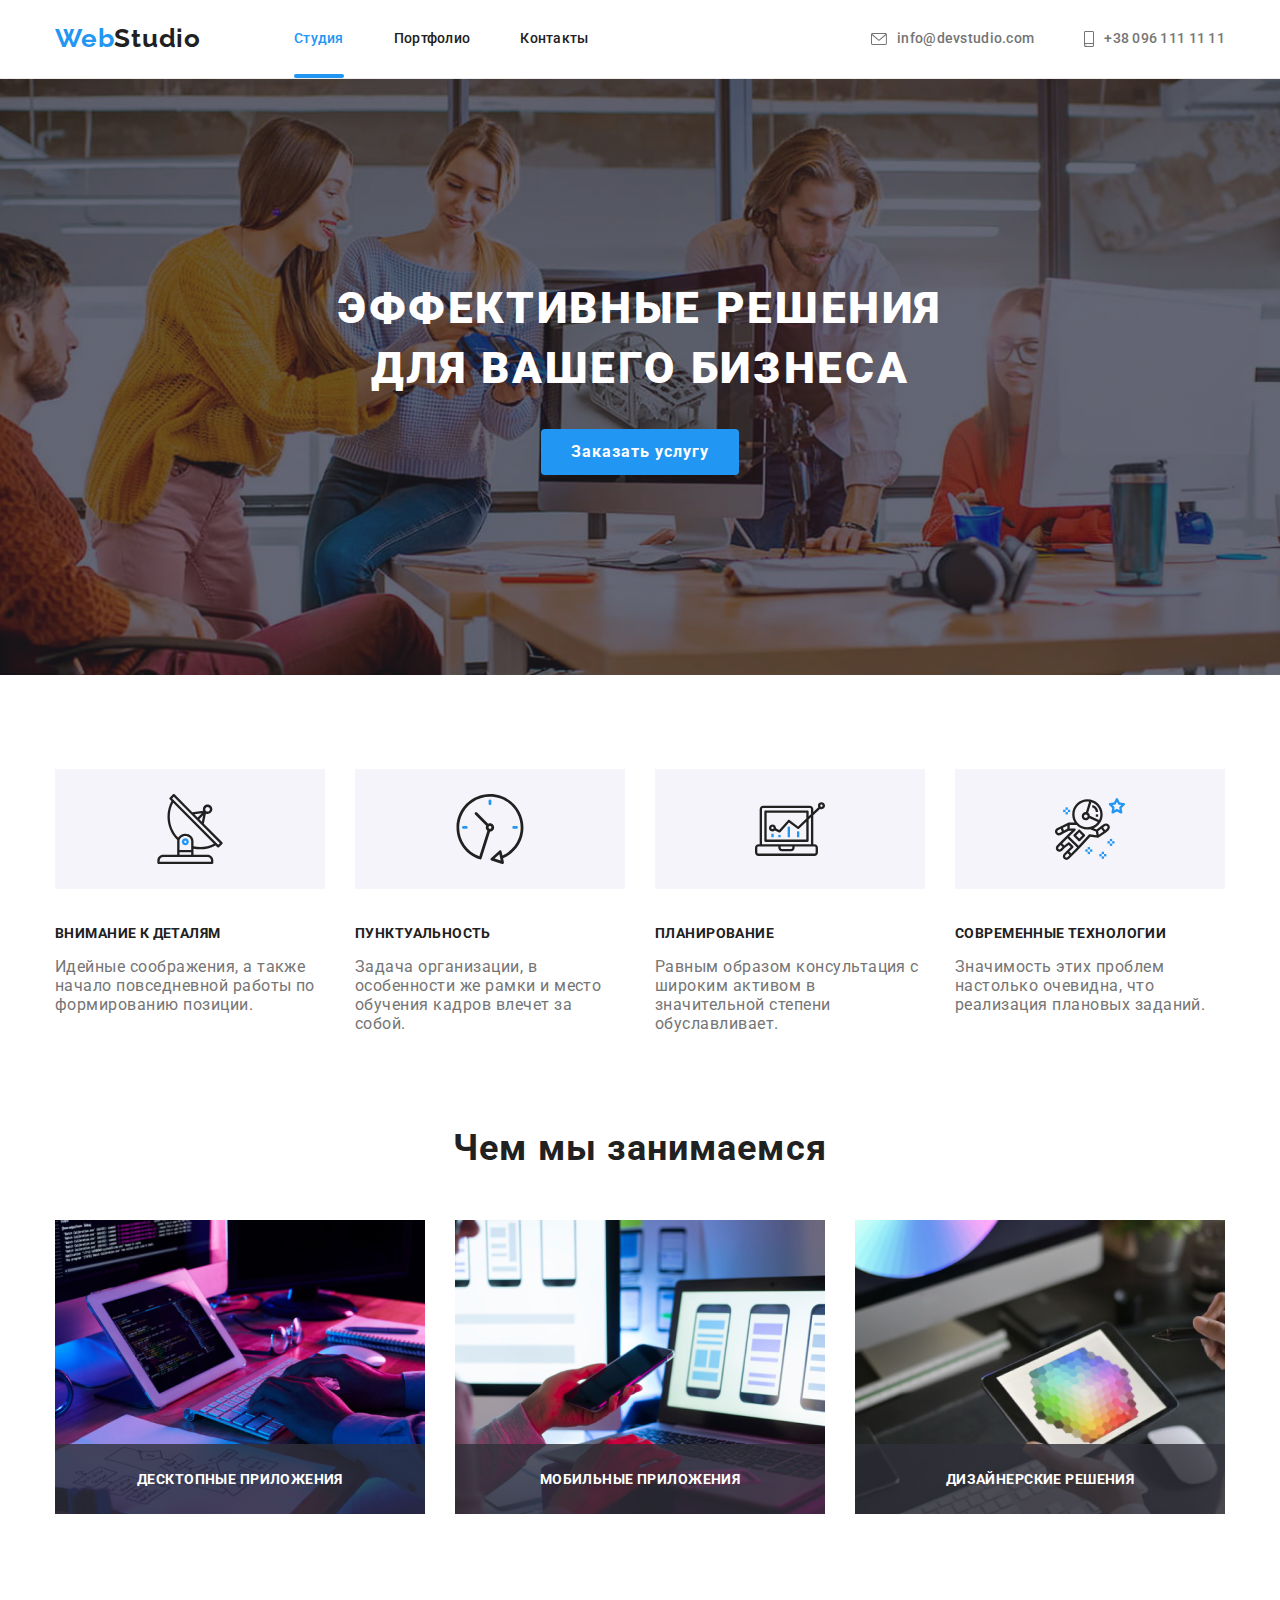
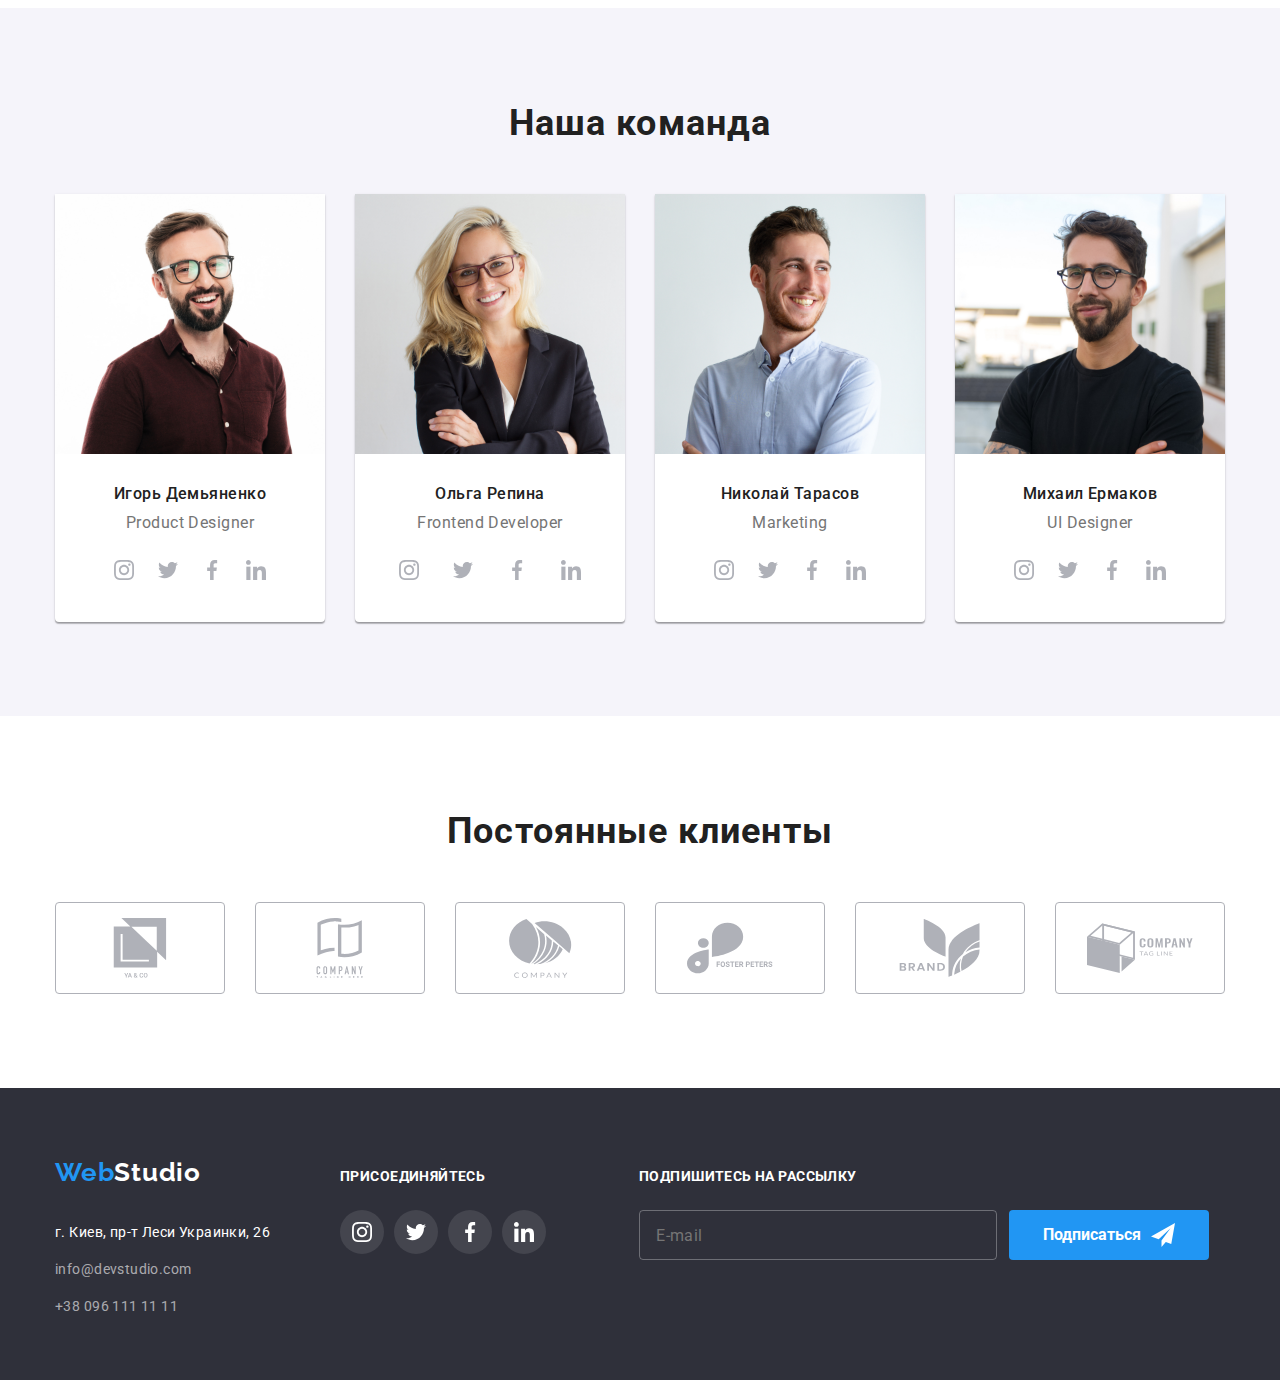
<file: index.html>
<!DOCTYPE html>
<html lang="ru">
<head>
<meta charset="UTF-8">
<meta http-equiv="X-UA-Compatible" content="IE=edge">
<meta name="viewport" content="width=device-width, initial-scale=1.0">
<title>Document</title>

<!-- Основные шрифты -->
<link rel="preconnect" href="https://fonts.googleapis.com">
<link rel="preconnect" href="https://fonts.gstatic.com" crossorigin>
<link href="https://fonts.googleapis.com/css2?family=Raleway:wght@700&family=Roboto:wght@400;500;700;900&display=swap"
rel="stylesheet">

<!-- Нормалзация стилей -->
<link rel="stylesheet" href="https://cdn.jsdelivr.net/npm/modern-normalize@1.1.0/modern-normalize.min.css" />

<!-- Стили -->
<link rel="stylesheet" href="css/main.min.css">

</head>




<body>
    <!--Шапка сайта-->
    <header class="header">
        <div class="container header__container">
        <nav class="nav">

            <a class="header__link logo link " href="/" >Web<span class="logo--primery">Studio</span>
            </a>

            <ul class="nav__list list">
                <li class="nav__item">
                    <a class="nav__link link current" href="">Студия</a>
                </li>

                <li class="nav__item">
                    <a class="nav__link link" href="./portfolio.html">Портфолио</a>
                </li>
                <li class="nav__item">
                    <a class="nav__link link" href="">Контакты</a>
                </li>
            </ul>
        </nav>

            <ul class="contact-list list">
                <li class="contact-list__item">
                    <a class="contact-list--mail link" href="milto:info@devstudio.com">
                        <svg class="contact-list__icon" width="16" height="12">
                            <use href="./images/icons.svg#icon-envelope">
                            </use>
                        </svg>info@devstudio.com
                    </a>
                </li>
                <li class="contact-list__item">
                    <a class="contact-list--phone link" href="tel:+380961111111">
                       <svg class="contact-list__icon" width="10" height="16">
                           <use href="./images/icons.svg#icon-smartphone"></use>
                       </svg> +38 096 111 11 11</a>
                </li>
            </ul>
        </div>
    </header>

    <main>
    <!--Герой-->
        <section class="hero">
            <div class="container">
            <h1 class="hero__title">Эффективные решения для вашего бизнеса</h1>
            <button class="hero__btn" type="button" data-modal-open>Заказать услугу</button>
            </div>
        </section>

     <!--Особенности-->
        <section class="feature section">
            <div class="container">
            <!-- <h2 class="title">Наши особенности</h2> -->
            <ul class="feature__list list">
                <li class="feature__item">
                    <div class="feature__wrapper" >
                        <svg class="feature__icon" width="70" height="70">
                            <use href="./images/icons.svg#icon-antenna"></use>
                        </svg>
                    </div>
                    <h3 class="subtitle">Внимание к деталям</h3>
                    <p class="feature__text text">Идейные соображения, а также начало повседневной работы по формированию позиции.</p>
                </li>
                <li class="feature__item">
                    <div class="feature__wrapper">
                        <svg class="feature__icon" width="70" height="70">
                            <use href="./images/icons.svg#icon-clock"></use>
                        </svg>
                    </div>
                    
                    <h3 class="subtitle">Пунктуальность</h3>
                    <p class="feature__text text">Задача организации, в особенности же рамки и место обучения кадров влечет за собой.</p>
                </li>
                <li class="feature__item">
                    <div class="feature__wrapper">
                        <svg class="feature__icon" width="70" height="70">
                            <use href="./images/icons.svg#icon-diagram"></use>
                        </svg>
                    </div>
                    <h3 class="subtitle">Планирование</h3>
                    <p class="feature__text text">Равным образом консультация с широким активом в значительной степени обуславливает.</p>
                </li>
                <li class="feature__item">
                    <div class="feature__wrapper">
                        <svg class="feature__icon" width="70" height="70">
                            <use href="./images/icons.svg#icon-astronaut"></use>
                        </svg>
                    </div>
                    <h3 class="subtitle">Современные технологии</h3>
                    <p class="feature__text text">Значимость этих проблем настолько очевидна, что реализация плановых заданий.</p>
                </li>
            </ul>
            </div>
        </section>

    <!--Чем занимаемся-->
        <section class="about section">
            <div class="container">
            <h2 class="about__title title">Чем мы занимаемся</h2>
            <ul class="about__list list">
                <li class="about__item">
                     
                    <img src="./images/box1.jpg" alt="фото-пишем код" width="370">
                    <div class="about__wrapper">
                        <h3 class="about__subtitle subtitle">Десктопные приложения</h3>
                    </div>
                </li>
                <li class="about__item">
                     
                    <img src="./images/box2.jpg" alt="фото-разрабатываем приложения" width="370">
                    <div class="about__wrapper">
                        <h3 class="about__subtitle subtitle">Мобильные приложения</h3>
                    </div>
                </li>
                <li class="about__item">
                     
                    <img src="./images/box3.jpg" alt="фото-рисуем дизайн" width="370">
                    <div class="about__wrapper">
                        <h3 class="about__subtitle subtitle">Дизайнерские решения</h3>
                    </div>
                </li>
            </ul>
            </div>
        </section>

    <!--Наша команда-->
        <section class="team section">
            <div class="container">
            <h2 class="team__title title">Наша команда</h2>
            <ul class="team__list list">
                <li class="team__item">
                    <img class="team__photo" src="./images/foto1.jpg" alt="фото:Игорь Демьяненко" width="270">
                    <div class="team__wrapper">
                        <h3 class="team__subtitle">Игорь Демьяненко</h3>
                        <p class="text">Product Designer</p>
                        <ul class="social-list list">
                            <li>
                                <a class="social-list__link" href="">
                                    <svg class="social-aicon" width="20" height="20">
                                        <use href="./images/icons.svg#icon-instagram-2"></use>
                                    </svg>
                                </a>
                            </li>
                            <li>
                                <a class="social-list__link" href="">
                                    <svg width="20" height="20">
                                        <use href="./images/icons.svg#icon-twitter-2"></use>
                                    </svg>
                                </a>
                            </li>
                            <li>
                                <a href="" class="social-list__link">
                                    <svg width="20" height="20">
                                        <use href="./images/icons.svg#icon-facebook-2"></use>
                                        </svg>
                                </a>
                            </li>
                            <li>
                                <a href="" class="social-list__link">
                                    <svg width="20" height="20">
                                        <use href="./images/icons.svg#icon-linkedin-2"></use>
                                    </svg>
                                </a>
                            </li>
                        </ul>
                    </div>
                </li>
                <li class="team__item">
                    <img class="team__photo" src="./images/foto2.jpg" alt="фото:Ольга Репина" width="270">
                    <div class="team__wrapper">
                        <h3 class="team__subtitle">Ольга Репина</h3>
                        <p class="text">Frontend Developer</p>
                         <ul class="social-list list">
                            <li class="social-list__item">
                                <a class="social-list__link" href="">
                                    <svg width="20" height="20">
                                        <use href="./images/icons.svg#icon-instagram-2"></use>
                                    </svg>
                                </a>
                            </li>
                            <li class="social-list__item">
                                <a class="social-list__link" href="">
                                    <svg width="20" height="20">
                                        <use href="./images/icons.svg#icon-twitter-2"></use>
                                    </svg>
                                </a>
                            </li>
                            <li class="social-list__item">
                                <a href="" class="social-list__link">
                                    <svg width="20" height="20">
                                        <use href="./images/icons.svg#icon-facebook-2"></use>
                                        </svg>
                                </a>
                            </li>
                            <li class="social-list__item">
                                <a href="" class="social-list__link">
                                    <svg width="20" height="20">
                                        <use href="./images/icons.svg#icon-linkedin-2"></use>
                                    </svg>
                                </a>
                            </li>
                        </ul>
                    </div>
                </li>
                <li class="team__item">
                    <img class="team__photo" src="./images/foto3.jpg" alt="фото:Николай Тарасов" width="270">
                    <div class="team__wrapper">
                        <h3 class="team__subtitle">Николай Тарасов</h3>
                        <p class="text">Marketing</p>
                        <ul class="social-list list">
                            <li>
                                <a class="social-list__link" href="">
                                    <svg width="20" height="20">
                                        <use href="./images/icons.svg#icon-instagram-2"></use>
                                    </svg>
                                </a>
                            </li>
                            <li>
                                <a class="social-list__link" href="">
                                    <svg width="20" height="20">
                                        <use href="./images/icons.svg#icon-twitter-2"></use>
                                    </svg>
                                </a>
                            </li>
                            <li>
                                <a href="" class="social-list__link">
                                    <svg width="20" height="20">
                                        <use href="./images/icons.svg#icon-facebook-2"></use>
                                    </svg>
                                </a>
                            </li>
                            <li>
                                <a href="" class="social-list__link">
                                    <svg width="20" height="20">
                                        <use href="./images/icons.svg#icon-linkedin-2"></use>
                                    </svg>
                                </a>
                            </li>
                        </ul>
                    </div>
                </li>
                <li class="team__item">
                    <img class="team__photo" src="./images/foto4.jpg" alt="фото:Михаил Ермаков" width="270">
                    <div class="team__wrapper">
                        <h3 class="team__subtitle">Михаил Ермаков</h3>
                        <p class="text">UI Designer</p>
                    <ul class="social-list list">
                        <li>
                            <a class="social-list__link" href="">
                                <svg width="20" height="20">
                                    <use href="./images/icons.svg#icon-instagram-2"></use>
                                </svg>
                            </a>
                        </li>
                        <li>
                            <a class="social-list__link" href="">
                                <svg width="20" height="20">
                                    <use href="./images/icons.svg#icon-twitter-2"></use>
                                </svg>
                            </a>
                        </li>
                        <li>
                            <a href="" class="social-list__link">
                                <svg width="20" height="20">
                                    <use href="./images/icons.svg#icon-facebook-2"></use>
                                </svg>
                            </a>
                        </li>
                        <li>
                            <a href="" class="social-list__link">
                                <svg width="20" height="20">
                                    <use href="./images/icons.svg#icon-linkedin-2"></use>
                                </svg>
                            </a>
                        </li>
                    </ul>
                    </div>
                </li>
            </ul>
            </div>
        </section>

<!-- Постоянные клиенты -->

        <section class="client section">
            <div class="container">
                <h2 class="title">Постоянные клиенты</h2>
                    <ul class="client__list list" >
                        <li class="client__item">
                            <a class="client__link link" href="">
                                <svg  width="106" height="60">
                                    <use href="./images/icons.svg#icon-client-1"></use>
                                </svg>
                            </a>
                        
                        </li>
                        <li class="client__item">
                            <a class="client__link link" href="">
                                <svg width="106" height="60">
                                    <use href="./images/icons.svg#icon-client-2"></use>
                                </svg>
                            </a>
                        </li>
                        <li class="client__item">
                            <a class="client__link link" href="">
                                <svg width="106" height="60">
                                    <use href="./images/icons.svg#icon-client-3"></use>
                                </svg>
                            </a>
                        </li>
                        <li class="client__item">
                            <a class="client__link link" href="">
                                <svg width="106" height="60">
                                    <use href="./images/icons.svg#icon-client-4"></use>
                                </svg>
                            </a>
                        </li>
                        <li class="client__item">
                            <a class="client__link link" href="">
                                <svg width="106" height="60">
                                    <use href="./images/icons.svg#icon-client-5"></use>
                                </svg>
                            </a>
                        </li>
                        <li class="client__item">
                            <a class="client__link link" href="">
                                <svg width="106" height="60">
                                    <use href="./images/icons.svg#icon-client-6"></use>
                                </svg>
                            </a>
                        </li>
                    </ul>

            </div>
        </section>
    </main>

    <!--Футер-->
    <footer class="footer">
        <div class="footer__container container">
            <div>
                <a class="logo link footer__logo" href="/">Web<span class="logo-secondary">Studio</span></a>
                
                <address class="address">
                    г. Киев, пр-т Леси Украинки, 26
                </address>
                
                <ul class="footer__list list">
                    <li class="footer__item">
                        <a class="footer__link link" href="milto:info@devstudio.com">info@devstudio.com</a>
                    </li>
                    <li class="footer__item">
                        <a class="footer__link link" href="tel:+380961111111">+38 096 111 11 11</a>
                    </li>
                </ul>
            </div>

            <div class="social-media">
                <h3 class="social-media__title subtitle">присоединяйтесь</h3>
                <ul class="social-media__list list">
                    <li class="social-media__item">
                        <a class="social-media__link" href="">
                            <svg width="20" height="20">
                                <use href="./images/icons.svg#icon-instagram-1"></use>
                            </svg>
                        </a>
                    </li>
                    <li class="social-media__item">
                        <a class="social-media__link" href="">
                            <svg width="20" height="20">
                                <use href="./images/icons.svg#icon-twitter-1"></use>
                            </svg>
                        </a>
                    </li>
                    <li class="social-media__item">
                        <a class="social-media__link" href="">
                            <svg width="20" height="20">
                                <use href="./images/icons.svg#icon-facebook-1"></use>
                            </svg>
                        </a>
                    </li>
                    <li class="social-media__item">
                        <a class="social-media__link" href="">
                            <svg width="20" height="20">
                                <use href="./images/icons.svg#icon-linkedin-1"></use>
                            </svg>
                        </a>
                    </li>
                </ul>
            </div>

            <div class="footer-form">
                <form >
                   <b class="footer-form__title" >Подпишитесь на рассылку</b>
                   <div class="footer-form__wrapper">
                       <input class="footer-form__input" type="email" placeholder="E-mail">
                       <button class="footer-form__btn" type="submit">Подписаться
                           <svg class="footer-form__icon" width="24" height="24">
                               <use  href="./images/icons.svg#icon-icon-send"></use>
                           </svg>
                       </button>
                   </div>
                </form>
            </div>
           
        </div>
        
    </footer>

    <!--Модельное окно-->
    
    <div class="backdrop is-hidden" data-modal>
        <div class="modal-wrapper">

            <button class="modal-btn" type="button" data-modal-close>
                <svg class="modal-btn__svg" width="14" height="14" >
                    <use href="./images/icons.svg#icon-btn-close-1"></use>
                </svg>
            </button>

            <form class="form">
                <b class="form__title">Оставьте свои данные, мы вам перезвоним</b>
                <div class="form__field">
                    <label class="form__label" for="name">Имя</label>
                    <span class="form__wrapper">
                        <input class="form__input" type="text" id="name">
                        <svg class="form__icon" width="18" height="18">
                            <use href="./images/icons.svg#icon-person-form"></use>
                        </svg>
                    </span>
                </div>

                <div class="form__field">
                    <label class="form__label" for="tel">Телефон</label>
                    <span class="form__wrapper">
                        <input class="form__input" type="tel" name="tel" id="tel">
                        <svg class="form__icon" width="18" height="18">
                            <use href="./images/icons.svg#icon-phone-form"></use>
                        </svg>
                    </span>
                </div>
                <div class="form__field">
                    <label class="form__label" for="email">Почта</label>
                    <span class="form__wrapper">
                        <input class="form__input" type="email" name="email" id="email">
                        <svg class="form__icon" width="18" height="18">
                            <use href="./images/icons.svg#icon-email-form"></use>
                        </svg>
                    </span>
                </div>
                <div class="form__field">
                    <label class="form__label" for="comment">Комментарий</label>
                    <textarea class="form__textarea" name="comment" id="comment" rows="5" placeholder="Введите текст"></textarea>
                </div>

                <div class="form__field--checkbox">
                    <label class="checkbox-label">
                        <input class="checkbox" type="checkbox">
                        <span class="icon-checkbox">
                        </span>Соглашаюсь с рассылкой и принимаю 
                        <a class="form-link" href=""> Условия договора</a>
                    </label>
                </div>

                

                <button class="btn-form" type="submit">Отправить</button>

            </form>
        </div>

    </div>

    <script src="./js/modal.js"></script>
</body>
</html>
</file>
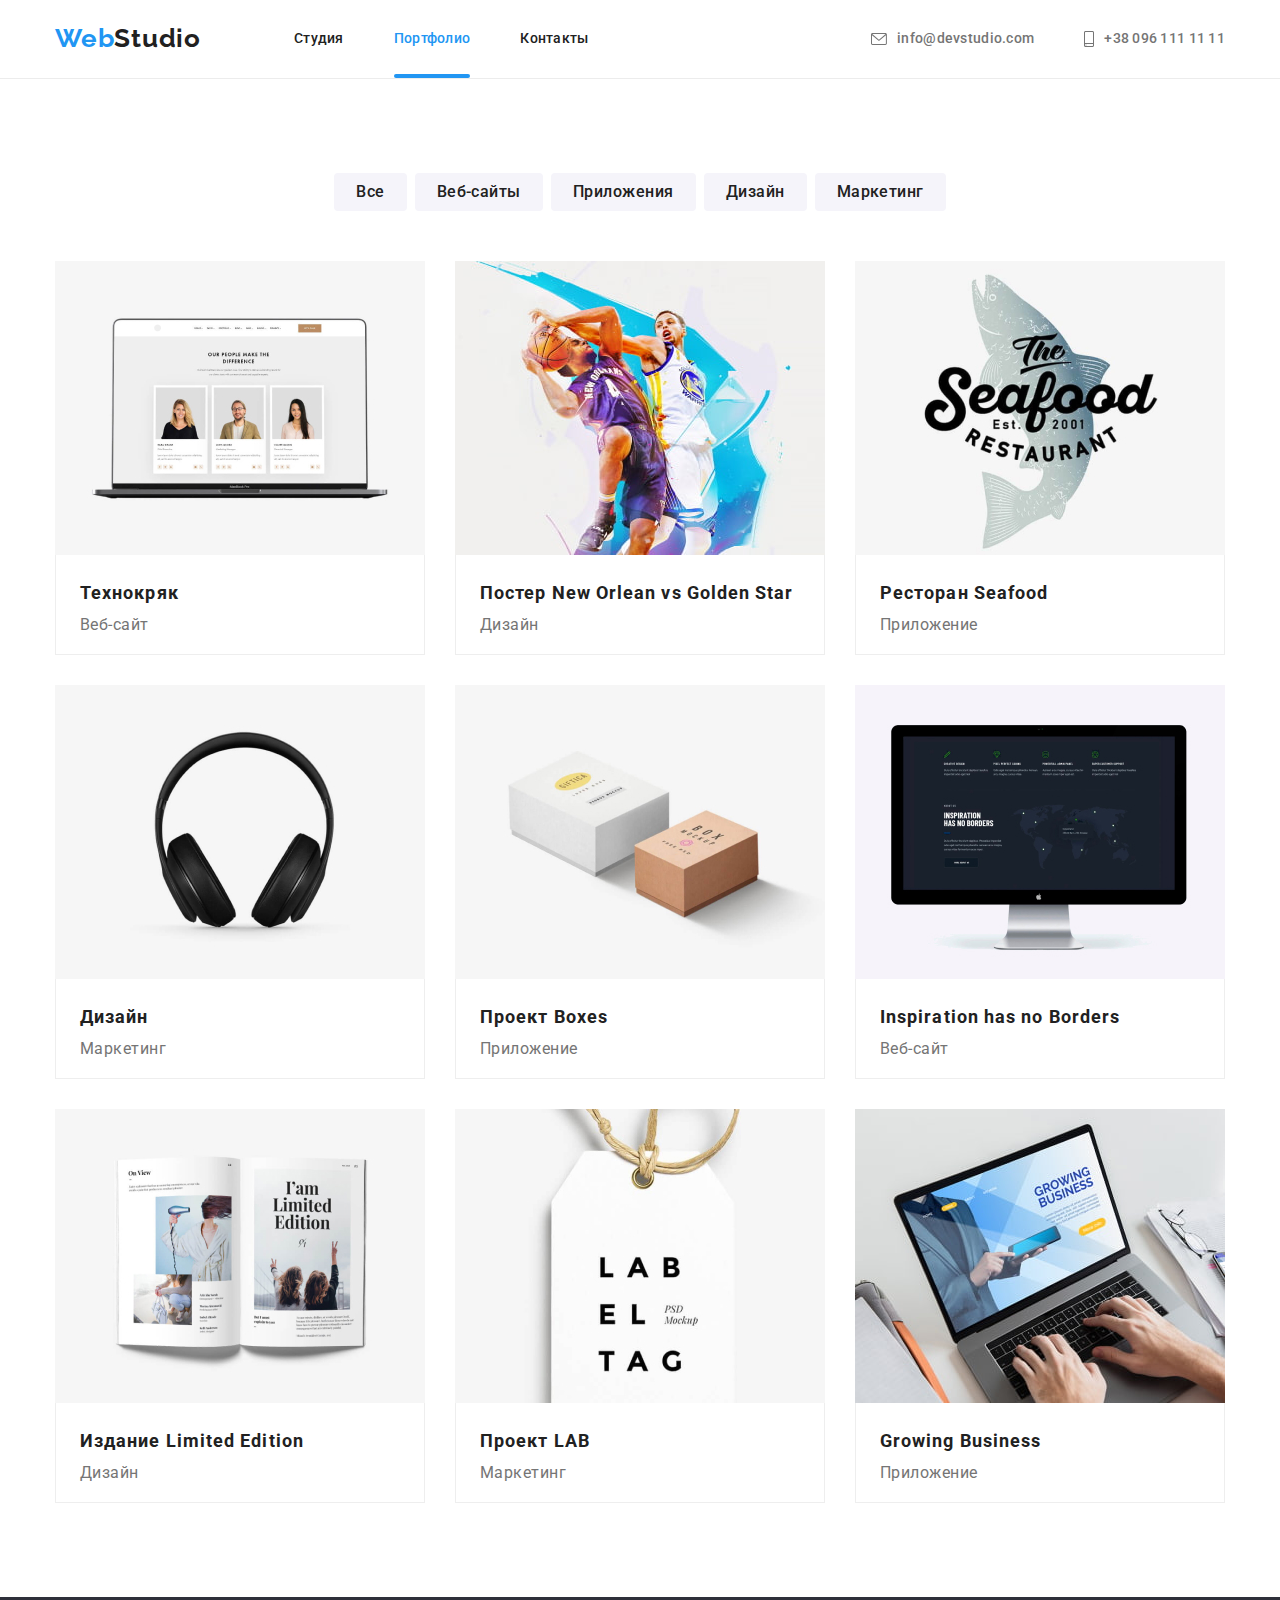
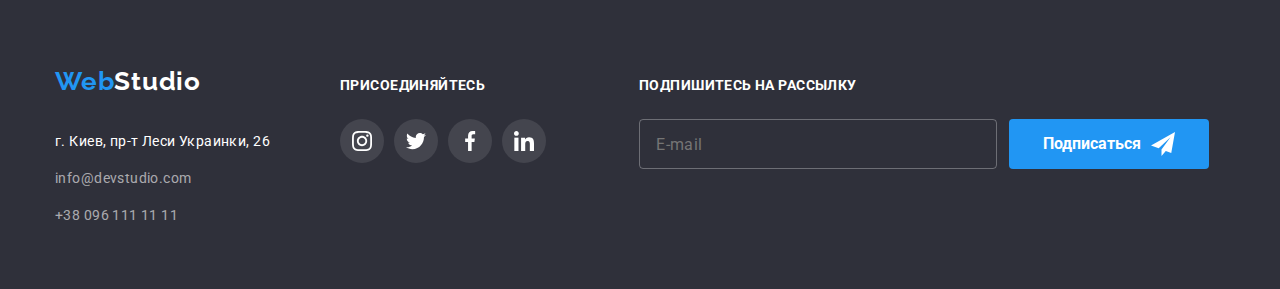
<file: portfolio.html>
<!DOCTYPE html>
<html lang="ru">
<head>
    <meta charset="UTF-8">
    <meta http-equiv="X-UA-Compatible" content="IE=edge">
    <meta name="viewport" content="width=device-width, initial-scale=1.0">
    <title>Document</title>

    <!-- Основные шрифты --> 
    <link rel="preconnect" href="https://fonts.googleapis.com">
    <link rel="preconnect" href="https://fonts.gstatic.com" crossorigin>
    <link href="https://fonts.googleapis.com/css2?family=Raleway:wght@700&family=Roboto:wght@400;500;700;900&display=swap"
        rel="stylesheet">
        
    <!-- Нормалзация стилей -->
    <link rel="stylesheet" href="https://cdn.jsdelivr.net/npm/modern-normalize@1.1.0/modern-normalize.min.css" />


    <!-- Стили -->

    <link rel="stylesheet" href="css/main.min.css">

</head>

<body>

    <!--Шапка сайта-->
    <header class="header">
        <div class="container header__container">
            <nav class="nav">
    
                <a class="header__link logo link " href="/">Web<span class="logo--primery">Studio</span>
                </a>
    
                <ul class="nav__list list">
                    <li class="nav__item">
                        <a class="nav__link link " href="./index.html">Студия</a>
                    </li>
    
                    <li class="nav__item">
                        <a class="nav__link link current" href="./portfolio.html">Портфолио</a>
                    </li>
                    <li class="nav__item">
                        <a class="nav__link link" href="">Контакты</a>
                    </li>
                </ul>
            </nav>
    
            <ul class="contact-list list">
                <li class="contact-list__item">
                    <a class="contact-list--mail link" href="milto:info@devstudio.com">
                        <svg class="contact-list__icon" width="16" height="12">
                            <use href="./images/icons.svg#icon-envelope">
                            </use>
                        </svg>info@devstudio.com
                    </a>
                </li>
                <li class="contact-list__item">
                    <a class="contact-list--phone link" href="tel:+380961111111">
                        <svg class="contact-list__icon" width="10" height="16">
                            <use href="./images/icons.svg#icon-smartphone"></use>
                        </svg> +38 096 111 11 11</a>
                </li>
            </ul>
        </div>
    </header>

    <main>
    <section class="portfolio">
        <div class="container">
        <ul class="portfolio-nav list">
            <li class="portfolio-nav__item">
                <button class="portfolio-nav__btn" type="button">Все</button>
            </li>
            <li class="portfolio-nav__item">
                <button class="portfolio-nav__btn" type="button">Веб-сайты</button>
            </li>
            <li class="portfolio-nav__item">
                <button class="portfolio-nav__btn" type="button">Приложения</button>
            </li>
            <li class="portfolio-nav__item">
                <button class="portfolio-nav__btn" type="button">Дизайн</button>
            </li>
            <li class="portfolio-nav__item">
                <button class="portfolio-nav__btn" type="button">Маркетинг</button>
            </li>
        </ul>

<!-- portfolio-list -->
        <ul class="portfolio__list list">
            <li class="portfolio__item">
                <a class="portfolio__link link" href="">
                    <div class="portfolio__wrapper">
                        <img src="./images/technoquack.jpg" alt="изображение сайта" width="370" height="294">
                        <p class="portfolio__descr">Ресурс предлагает комплексные предложения с разным уровнем функционала и сервисов. Все это позволит посетителю получить
                        исчерпывающие сведения о компании или частном лице.</p>
                    </div>
                    <div class="portfolio__cover">
                        <h3 class="portfolio__subtitle">Технокряк</h3>
                        <p class="portfolio__text text">Веб-сайт</p>
                   
                    </div>
                </a>
                

            
            </li>
            <li class="portfolio__item">
                <a class="portfolio__link link" href="">
                    <img src="./images/new-orlean.jpg" alt="фото баскетболистов" width="370" height="294">
                    <div class="portfolio__cover">
                        <h3 class="portfolio__subtitle">Постер New Orlean vs Golden Star</h3>
                        <p class="portfolio__text text">Дизайн</p>
                    </div>
                </a>
            </li>
            <li class="portfolio__item">
                <a class="portfolio__link link" href="">
                    <img src="./images/restaurant-seafood.jpg" alt="фото логотипа" width="370" height="294">
                    <div class="portfolio__cover">
                        <h3 class="portfolio__subtitle">Ресторан Seafood</h3>
                        <p class="portfolio__text text">Приложение</p>
                    </div>
                </a>
            </li>
            <li class="portfolio__item">
                <a class="portfolio__link link" href="">
                    <img src="./images/project-prime.jpg" alt="фото наушников" width="370" height="294">
                    <div class="portfolio__cover">
                        <h3 class="portfolio__subtitle">Дизайн</h3>
                        <p class="portfolio__text text">Маркетинг</p>
                    </div>
                </a>
            </li>
            <li class="portfolio__item">
                <a class="portfolio__link link" href="">
                    <img src="./images/projeck-boxes.jpg" alt="фото боксов" width="370" height="294">
                    <div class="portfolio__cover">
                        <h3 class="portfolio__subtitle">Проект Boxes</h3>
                        <p class="portfolio__text text">Приложение</p>
                    </div>
                </a>
            </li>
            <li class="portfolio__item">
                <a class="portfolio__link link" href="">
                    <img src="./images/inspiration.jpg" alt="фото сайта" width="370" height="294">
                    <div class="portfolio__cover">
                        <h3 class="portfolio__subtitle">Inspiration has no Borders</h3>
                        <p class="portfolio__text text">Веб-сайт</p>
                    </div>
                </a>
            </li>
            <li class="portfolio__item">
                <a class="portfolio__link link" href="">
                    <img src="./images/limited-edition.jpg" alt="фото журнала" width="370" height="294">
                    <div class="portfolio__cover">
                        <h3 class="portfolio__subtitle">Издание Limited Edition</h3>
                        <p class="portfolio__text text">Дизайн</p>
                    </div>
                </a>
            </li>
            <li class="portfolio__item">
                <a class="portfolio__link link" href="">
                    <img src="./images/project-lab.jpg" alt="изображение логотипа" width="370" height="294">
                    <div class="portfolio__cover">
                        <h3 class="portfolio__subtitle">Проект LAB</h3>
                        <p class="portfolio__text text">Маркетинг</p>
                    </div>
                </a>
            </li>
            <li class="portfolio__item">
                <a class="portfolio__link link" href="">
                    <img src="./images/growing-business.jpg" alt="изображение приложения" width="370" height="294">
                    <div class="portfolio__cover">
                        <h3 class="portfolio__subtitle">Growing Business</h3>
                        <p class="portfolio__text text">Приложение</p>
                    </div>
                </a>
            </li>
        </ul>
        </div>
    </section>
    </main>

<!--Футер-->
<footer class="footer">
    <div class="footer__container container">
        <div>
            <a class="logo link footer__logo" href="/">Web<span class="logo-secondary">Studio</span></a>

            <address class="address">
                г. Киев, пр-т Леси Украинки, 26
            </address>

            <ul class="footer__list list">
                <li class="footer__item">
                    <a class="footer__link link" href="milto:info@devstudio.com">info@devstudio.com</a>
                </li>
                <li class="footer__item">
                    <a class="footer__link link" href="tel:+380961111111">+38 096 111 11 11</a>
                </li>
            </ul>
        </div>

        <div class="social-media">
            <h3 class="social-media__title subtitle">присоединяйтесь</h3>
            <ul class="social-media__list list">
                <li class="social-media__item">
                    <a class="social-media__link" href="">
                        <svg width="20" height="20">
                            <use href="./images/icons.svg#icon-instagram-1"></use>
                        </svg>
                    </a>
                </li>
                <li class="social-media__item">
                    <a class="social-media__link" href="">
                        <svg width="20" height="20">
                            <use href="./images/icons.svg#icon-twitter-1"></use>
                        </svg>
                    </a>
                </li>
                <li class="social-media__item">
                    <a class="social-media__link" href="">
                        <svg width="20" height="20">
                            <use href="./images/icons.svg#icon-facebook-1"></use>
                        </svg>
                    </a>
                </li>
                <li class="social-media__item">
                    <a class="social-media__link" href="">
                        <svg width="20" height="20">
                            <use href="./images/icons.svg#icon-linkedin-1"></use>
                        </svg>
                    </a>
                </li>
            </ul>
        </div>

        <div class="footer-form">
            <form>
                <b class="footer-form__title">Подпишитесь на рассылку</b>
                <div class="footer-form__wrapper">
                    <input class="footer-form__input" type="email" placeholder="E-mail">
                    <button class="footer-form__btn" type="submit">Подписаться
                        <svg class="footer-form__icon" width="24" height="24">
                            <use href="./images/icons.svg#icon-icon-send"></use>
                        </svg>
                    </button>
                </div>
            </form>
        </div>

    </div>

</footer>


</body>

</html>
</file>
<file: css/main.min.css>
:root{--primary-text-color: #757575;--primery-title-color: #212121;--accent-color: #2196f3;--header-bg-color: #ffffff;--footer-bg-color: #2f303a;--main-font: Roboto}body{font-family:var(--main-font);font-size:14px;line-height:2;letter-spacing:0.03em;color:var(--primary-txt)}h1,h2,h3,h4,h5,h6,p{margin-top:0;margin-bottom:0}img{display:block;max-width:100%;height:auto}.title{font-weight:700;font-size:36px;line-height:1.17;text-align:center;letter-spacing:0.03em;color:var(--primery-title-color)}.subtitle{font-size:14px;line-height:2;letter-spacing:0.03em;text-transform:uppercase;color:var(--primery-title-color)}.text{font-size:16px;line-height:1.2;text-align:center;letter-spacing:0.03em;color:var(--primary-text-color)}.list{padding:0;margin:0;list-style:none}.link{text-decoration:none}.section{padding-top:94px;padding-bottom:94px}.container{width:1200px;padding-left:15px;padding-right:15px;margin-left:auto;margin-right:auto}.header{border-bottom:1px solid #ececec;background-color:var(--header-bg-color)}.header__container{display:flex;align-items:center}.nav{display:flex;align-items:center}.header__link{margin-right:93px}.logo{font-family:Raleway;font-weight:700;font-size:26px;line-height:1.9;letter-spacing:0.03em;color:var(--accent-color)}.logo--primery{color:var(--primery-title-color)}.nav__list{display:flex}.nav__item:not(:last-child){margin-right:50px}.nav__link{position:relative;display:block;padding-top:31px;padding-bottom:31px;font-weight:500;font-size:14px;line-height:1.14;letter-spacing:0.02em;color:var(--primery-title-color);transition:color 250ms cubic-bezier(0.4, 0, 0.2, 1)}.nav__link:hover,.nav__link:focus{color:var(--accent-color)}.nav__link.current{color:var(--accent-color)}.nav__link.current::after,.nav__link:hover::after{position:absolute;content:'';width:100%;height:4px;display:block;left:0%;bottom:0%;border-radius:2px;background-color:var(--accent-color)}.contact-list{display:flex;margin-left:auto}.contact-list__item:not(:last-child){margin-right:50px}.contact-list--mail{display:flex;align-items:center;padding-top:31px;padding-bottom:31px;font-weight:500;font-size:14px;line-height:1.14;letter-spacing:0.02em;color:var(--primary-text-color);fill:var(--primary-text-color);transition:color 250ms cubic-bezier(0.4, 0, 0.2, 1),fill 250ms cubic-bezier(0.4, 0, 0.2, 1)}.contact-list--mail:hover,.contact-list--mail:focus{fill:#2196f3;color:var(--accent-color)}.contact-list--phone{display:flex;align-items:center;padding-top:31px;padding-bottom:31px;font-weight:500;font-size:14px;line-height:1.14;letter-spacing:0.02em;color:var(--primary-text-color);fill:var(--primary-text-color);transition:color 250ms cubic-bezier(0.4, 0, 0.2, 1),fill 250ms cubic-bezier(0.4, 0, 0.2, 1)}.contact-list--phone:hover,.contact-list--phone:focus{fill:var(--accent-color);color:var(--accent-color)}.contact-list__icon{margin-right:10px}.hero{padding-top:200px;padding-bottom:200px;text-align:center;max-width:1600px;margin-left:auto;margin-right:auto;background-color:#c4c4c4;background-image:linear-gradient(rgba(47,48,58,0.4), rgba(47,48,58,0.4)),url(../images/hero.jpg);background-repeat:no-repeat;background-position:center;background-size:cover}.hero__title{margin:0 auto;width:696px;margin-bottom:30px;font-weight:900;font-size:44px;line-height:1.36;text-align:center;letter-spacing:0.06em;text-transform:uppercase;color:var(--header-bg-color)}.hero__btn{display:inline-block;padding:0;border:0;border-radius:4px;padding:8px 30px;font-family:inherit;font-weight:700;font-size:16px;line-height:1.88;align-items:center;text-align:center;letter-spacing:0.06em;color:var(--header-bg-color);background-color:var(--accent-color);cursor:pointer}.feature{padding-bottom:0}.feature__list{display:flex}.feature__wrapper{margin-bottom:30px;display:flex;justify-content:center;align-items:center;height:120px;background-color:#f5f4fa}.feature__item{width:270px}.feature__item:not(:last-child){margin-right:30px}.feature__text{margin-top:10px;text-align:left}.about__title{margin-bottom:50px}.about__list{display:flex}.about__item{position:relative}.about__item:not(:last-child){margin-right:30px}.about__wrapper{position:absolute;display:flex;justify-content:center;width:100%;height:70px;left:0%;bottom:0%;background-color:rgba(47,48,58,0.8)}.about__subtitle{display:flex;justify-content:center;align-items:center;color:var(--header-bg-color)}.team{background-color:#f5f4fa}.team__title{margin-bottom:50px}.team__list{display:flex}.team__item{box-shadow:0px 1px 3px rgba(0,0,0,0.12),0px 1px 1px rgba(0,0,0,0.14),0px 2px 1px rgba(0,0,0,0.2);background-color:var(--header-bg-color);border-radius:0px 0px 4px 4px}.team__item:not(:last-child){margin-right:30px}.team__wrapper{padding-top:30px;padding-bottom:30px}.team__subtitle{margin-bottom:10px;font-weight:500;font-size:16px;line-height:1.2;text-align:center;letter-spacing:0.03em;color:var(--primery-title-color)}.social-list{display:flex;justify-content:center;align-items:center;margin-top:16px}.social-list__item:not(:last-child){margin-right:10px}.social-list__link{display:flex;align-items:center;justify-content:center;width:44px;height:44px;border-radius:50%;fill:#afb1b8;transition:fill 250ms cubic-bezier(0.4, 0, 0.2, 1),background-color 250ms cubic-bezier(0.4, 0, 0.2, 1)}.social-list__link:hover,.social-list__link:focus{fill:#ffffff;background-color:var(--accent-color)}.client__list{margin-top:50px;display:flex;justify-content:center}.client__item{width:170px;height:92px}.client__item:not(:last-child){margin-right:30px}.client__link{display:flex;justify-content:center;align-items:center;width:100%;height:100%;border:1px solid #afb1b8;fill:#afb1b8;border-radius:4px;transition:fill 250ms cubic-bezier(0.4, 0, 0.2, 1),border 250ms cubic-bezier(0.4, 0, 0.2, 1)}.client__link:hover,.client__link:focus{fill:var(--accent-color);border-color:var(--accent-color)}.footer{padding-top:60px;padding-bottom:60px;background-color:var(--footer-bg-color)}.footer__container{display:flex;align-items:baseline}.logo-secondary{color:var(--header-bg-color)}.footer__logo{display:block;margin-bottom:20px}.address{margin-bottom:9px;font-style:normal;font-size:14px;line-height:2;letter-spacing:0.03em;color:var(--header-bg-color)}.footer__item:not(:last-child){margin-bottom:9px}.footer__link{font-size:14px;line-height:2;letter-spacing:0.03em;color:rgba(255,255,255,0.6)}.social-media{margin-left:70px}.social-media__title{color:var(--header-bg-color)}.social-media__list{margin-top:20px;display:flex}.social-media__item:not(:last-child){margin-right:10px}.social-media__link{display:flex;justify-content:center;align-items:center;padding:0;width:44px;height:44px;border-radius:50%;fill:var(--header-bg-color);background-color:rgba(255,255,255,0.1);transition:background-color 250ms cubic-bezier(0.4, 0, 0.2, 1)}.social-media__link:hover,.social-media__link:focus{background-color:var(--accent-color)}.footer-form{margin-left:93px}.footer-form__title{margin-bottom:20px;font-family:var(--primary-txt);font-weight:700;font-size:14px;line-height:16px;letter-spacing:0.03em;text-transform:uppercase;color:var(--header-bg-color)}.footer-form__wrapper{display:flex;margin-top:20px}.footer-form__input{margin-right:12px;padding-left:16px;width:358px;height:50px;font-family:'Roboto';font-style:normal;font-weight:400;font-size:16px;line-height:20px;letter-spacing:0.03em;border:1px solid rgba(255,255,255,0.3);border-radius:4px;background:transparent;color:rgba(255,255,255,0.6)}.footer-form__btn{display:flex;justify-content:center;align-items:center;border:0;padding:0;width:200px;height:50px;font-weight:700;font-size:16px;line-height:30px;color:#FFFFFF;border-radius:4px;background-color:var(--accent-color);cursor:pointer}.footer-form__icon{margin-left:10px}.portfolio{padding-top:94px;padding-bottom:94px}.portfolio-nav{justify-content:center;display:flex;margin-bottom:50px}.portfolio-nav__item:not(:last-child){margin-right:8px}.portfolio-nav__btn{padding:6px 22px;border-radius:4px;border:0;font-family:inherit;font-weight:500;font-size:16px;line-height:1.6;text-align:center;letter-spacing:0.03em;color:var(--primery-title-color);background-color:#f5f4fa;transition:color 250ms cubic-bezier(0.4, 0, 0.2, 1),background-color 250ms cubic-bezier(0.4, 0, 0.2, 1),box-shadow 250ms cubic-bezier(0.4, 0, 0.2, 1);cursor:pointer}.portfolio-nav__btn:hover,.portfolio-nav__btn:focus{color:var(--header-bg-color);background-color:var(--accent-color);box-shadow:0px 3px 1px rgba(0,0,0,0.1),0px 1px 2px rgba(0,0,0,0.08),0px 2px 2px rgba(0,0,0,0.12)}.portfolio__list{display:flex;flex-wrap:wrap}.portfolio__item{width:370px;margin-right:30px;margin-bottom:30px}.portfolio__item:nth-child(3n){margin-right:0}.portfolio__item:nth-last-child(-n+3){margin-bottom:0}.portfolio__link{position:relative;display:block}.portfolio__link:hover,.portfolio__link:focus{box-shadow:0px 1px 1px rgba(0,0,0,0.12),0px 4px 4px rgba(0,0,0,0.06),1px 4px 6px rgba(0,0,0,0.16);cursor:pointer}.portfolio__cover{padding:20px 24px;border-left:1px solid #eee;border-right:1px solid #eee;border-bottom:1px solid #eee}.portfolio__subtitle{font-weight:700;font-size:18px;line-height:2;letter-spacing:0.06em;color:var(--primery-title-color)}.portfolio__text{margin-top:4px;text-align:left}.portfolio__wrapper{position:relative;overflow:hidden}.portfolio__descr{display:flex;justify-content:center;align-items:center;padding:63px 24px;width:100%;height:100%;position:absolute;bottom:0;left:0;color:var(--header-bg-color);background-color:rgba(33,150,243,0.9);transform:translateY(100%);transition:transform 250ms cubic-bezier(0.4, 0, 0.2, 1)}.portfolio__link:hover .portfolio__descr{transform:translateY(0)}.backdrop{position:fixed;width:100vw;height:100vh;top:0;left:50%;transform:translateX(-50%);background-color:rgba(0,0,0,0.2);opacity:1;visibility:visible;pointer-events:all;transition:opacity 250ms cubic-bezier(0.4, 0, 0.2, 1),visibility 250ms cubic-bezier(0.4, 0, 0.2, 1)}.backdrop.is-hidden{opacity:0;visibility:hidden;pointer-events:none}.modal-wrapper{position:absolute;top:50%;left:50%;transform:translate(-50%, -50%);width:528px;height:581px;box-shadow:0px 1px 3px rgba(0,0,0,0.12),0px 1px 1px rgba(0,0,0,0.14),0px 2px 1px rgba(0,0,0,0.2);border-radius:4px;background-color:var(--header-bg-color)}.modal-btn{position:absolute;top:8px;right:8px;width:30px;height:30px;border-radius:50%;border:1px solid rgba(0,0,0,0.1);background-color:#ffffff;fill:#212121;cursor:pointer;transition:fill 250ms cubic-bezier(0.4, 0, 0.2, 1)}.modal-btn__svg{display:block}.modal-btn:hover,.modal-btn:focus{fill:#2196f3}.form{display:flex;flex-direction:column;margin:40px;padding:px;width:448px}.form__title{margin-bottom:12px;font-size:20px;line-height:23px;text-align:center;letter-spacing:0.03em}.form__field{margin-bottom:10px}.form__label{display:flex;margin-bottom:4px;font-weight:400;font-size:12px;line-height:14px}.form__wrapper{position:relative}.form__input{padding-left:42px;height:40px;width:100%;outline:transparent;border:1px solid rgba(33,33,33,0.2);border-radius:4px;transition:border 250ms cubic-bezier(0.4, 0, 0.2, 1)}.form__input:focus{border-color:#2196f3}.form__input:focus ~ .form__icon{fill:#2196f3}.form__icon{position:absolute;top:50%;left:15px;transform:translateY(-50%)}.form__textarea{padding:12px 16px;width:100%;resize:none;outline:transparent;border:1px solid rgba(33,33,33,0.2);border-radius:4px;transition:border 250ms cubic-bezier(0.4, 0, 0.2, 1)}.form__textarea:focus{border-color:#2196f3}.form__field--checkbox{display:flex;margin-top:20px;margin-bottom:30px}.checkbox-label{display:flex;align-items:center}.checkbox{appearance:none;position:absolute}.icon-checkbox{display:inline-block;margin-right:9px;border:2px solid #212121;width:16px;height:15px;border-radius:2px;transition:border 250ms cubic-bezier(0.4, 0, 0.2, 1)}.checkbox:checked+.icon-checkbox{border-color:var(--accent-color);background-image:url(../images/icon-check2.svg);background-size:contain}.checkbox:focus+.icon-checkbox{border-color:var(--accent-color)}.form-link{color:var(--accent-color)}.btn-form{margin-left:auto;margin-right:auto;width:200px;height:50px;border:0;padding:0;border-radius:4px;font-size:16px;letter-spacing:0.06em;cursor:pointer;outline:transparent;background-color:var(--accent-color);color:var(--header-bg-color)}
/*# sourceMappingURL=main.min.css.map */
</file>
